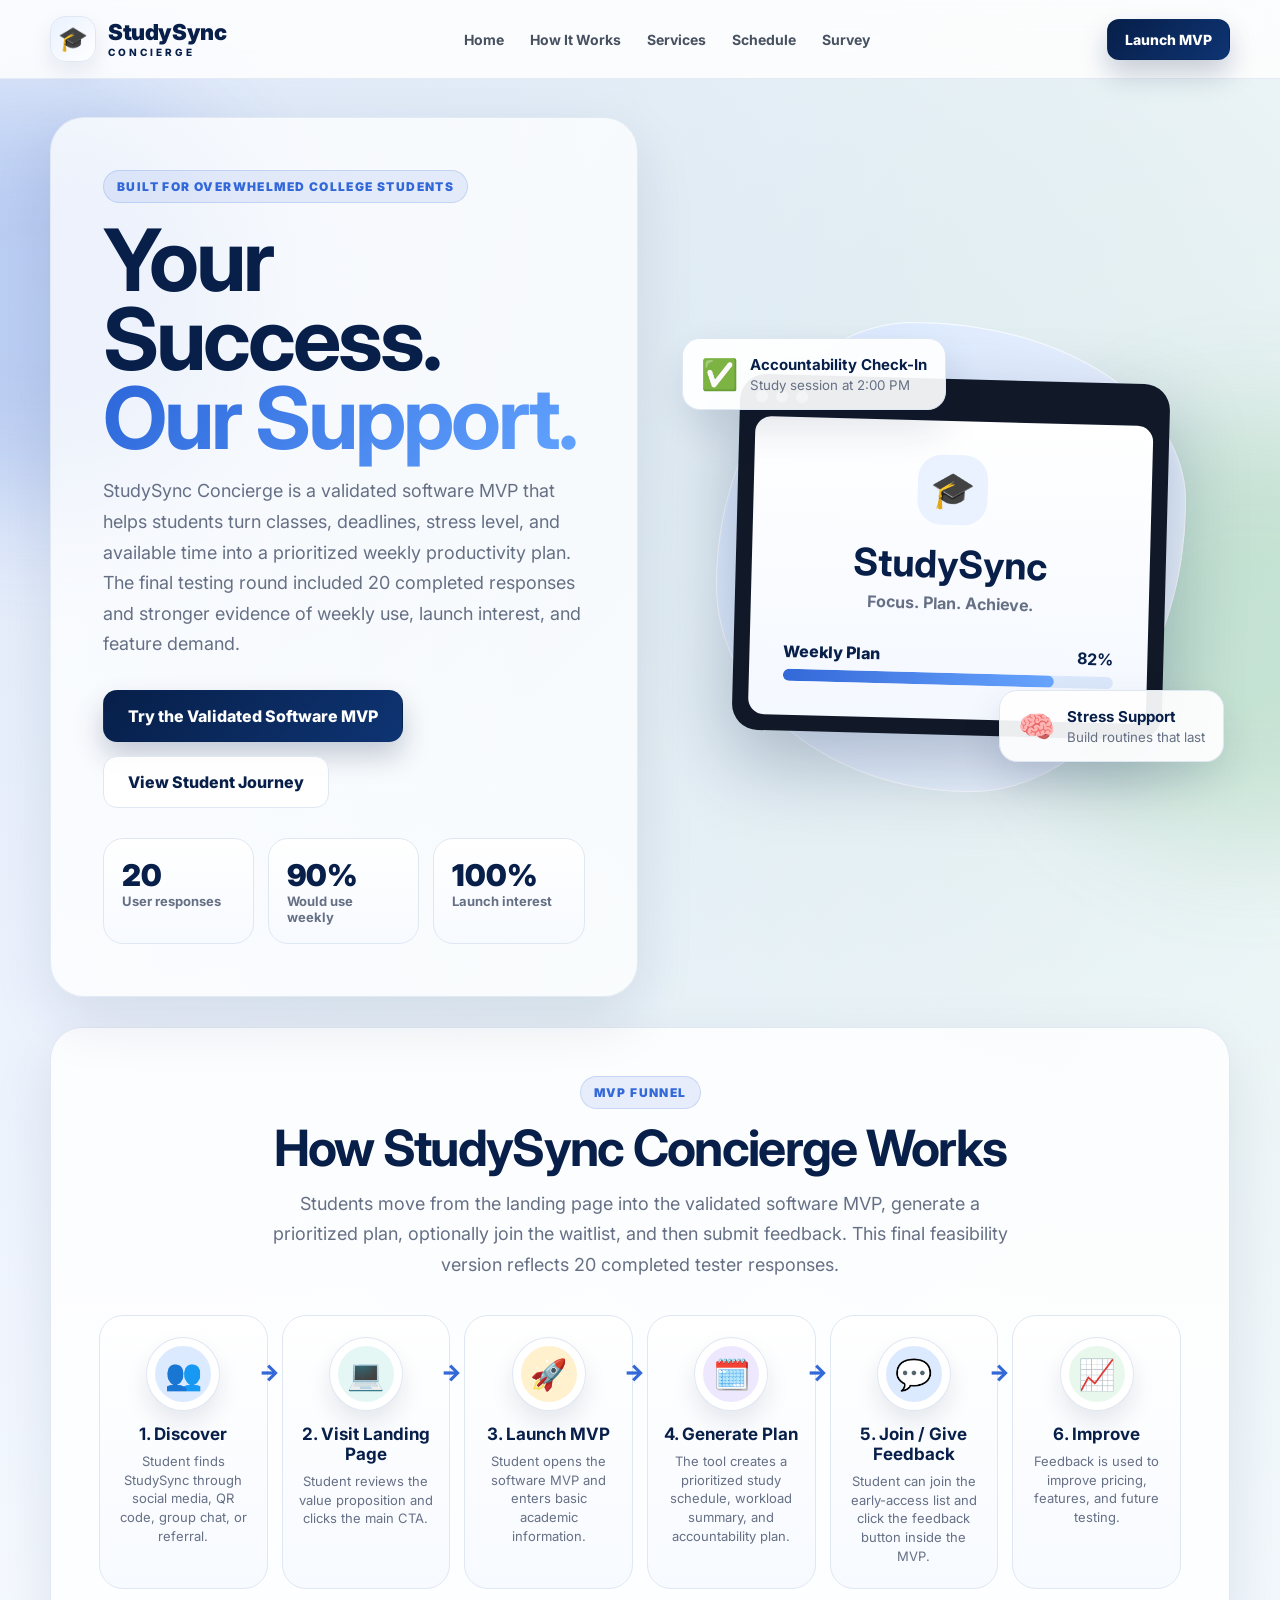
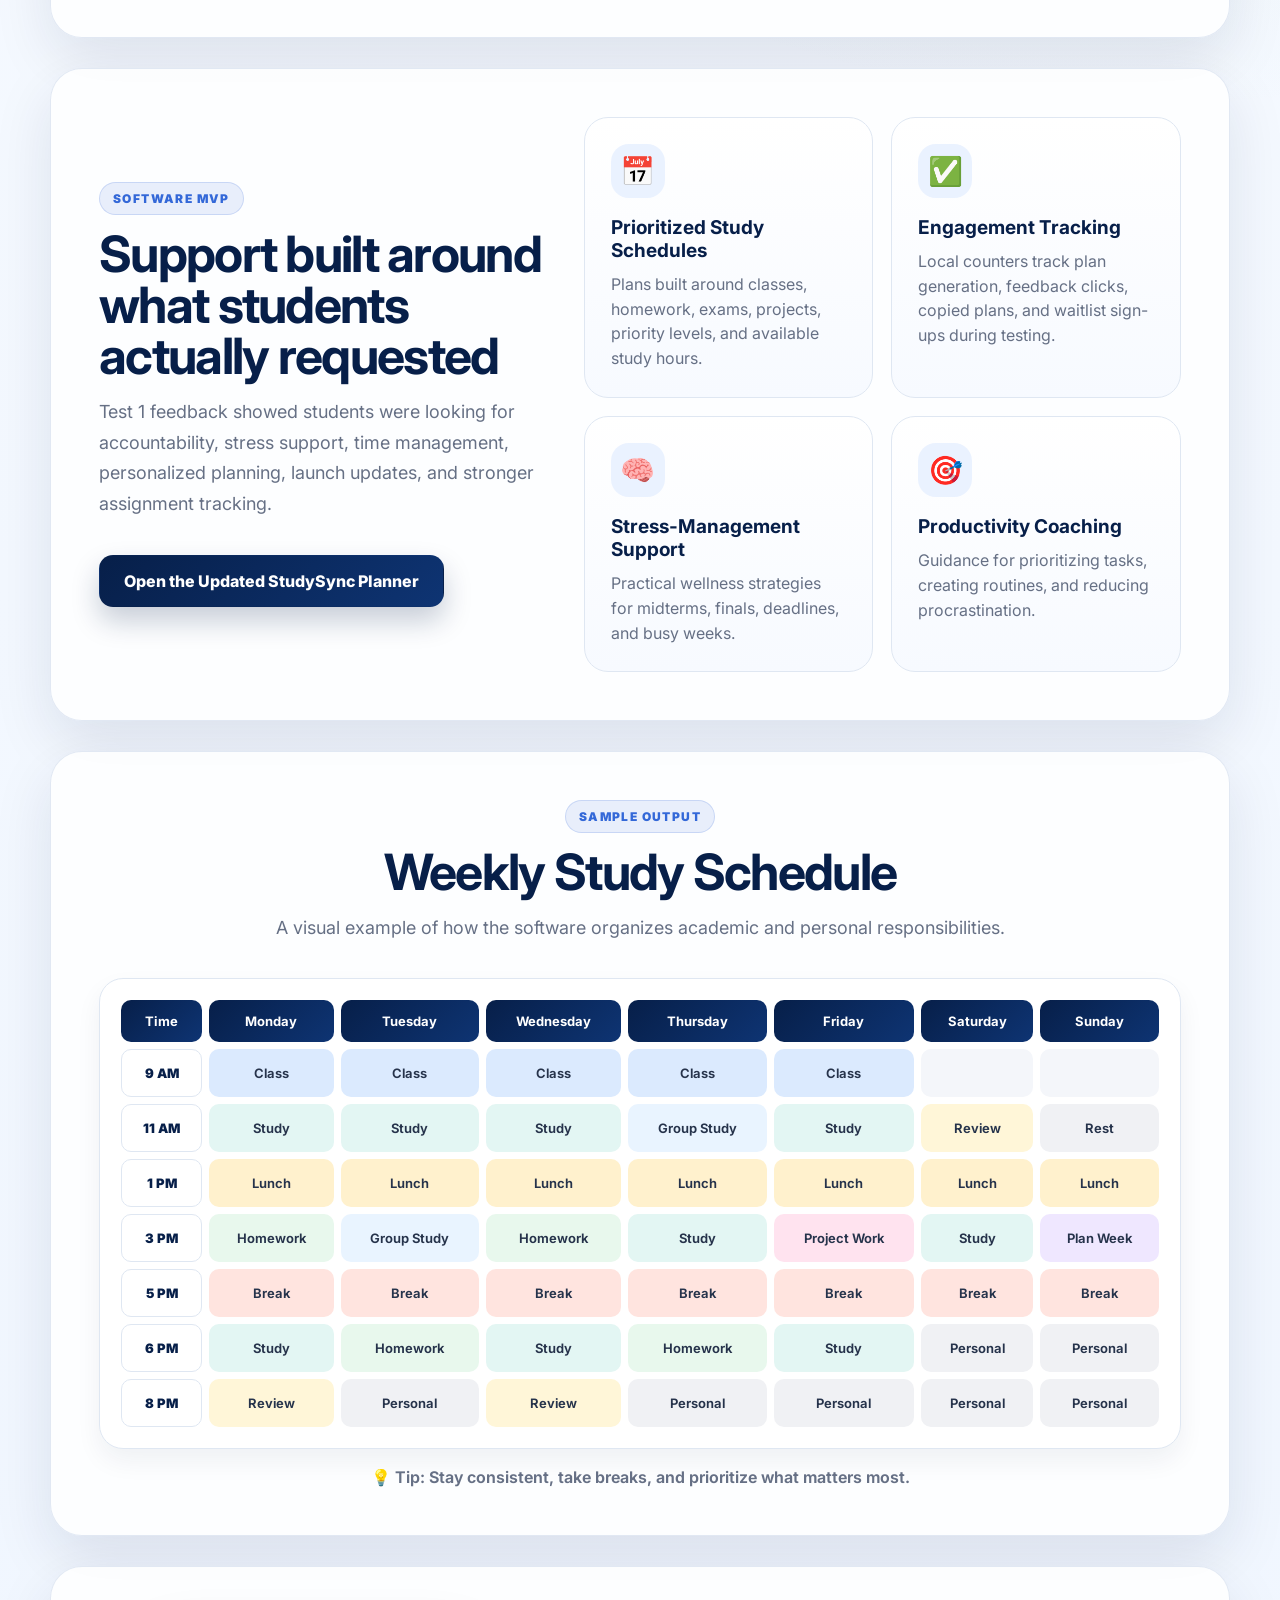
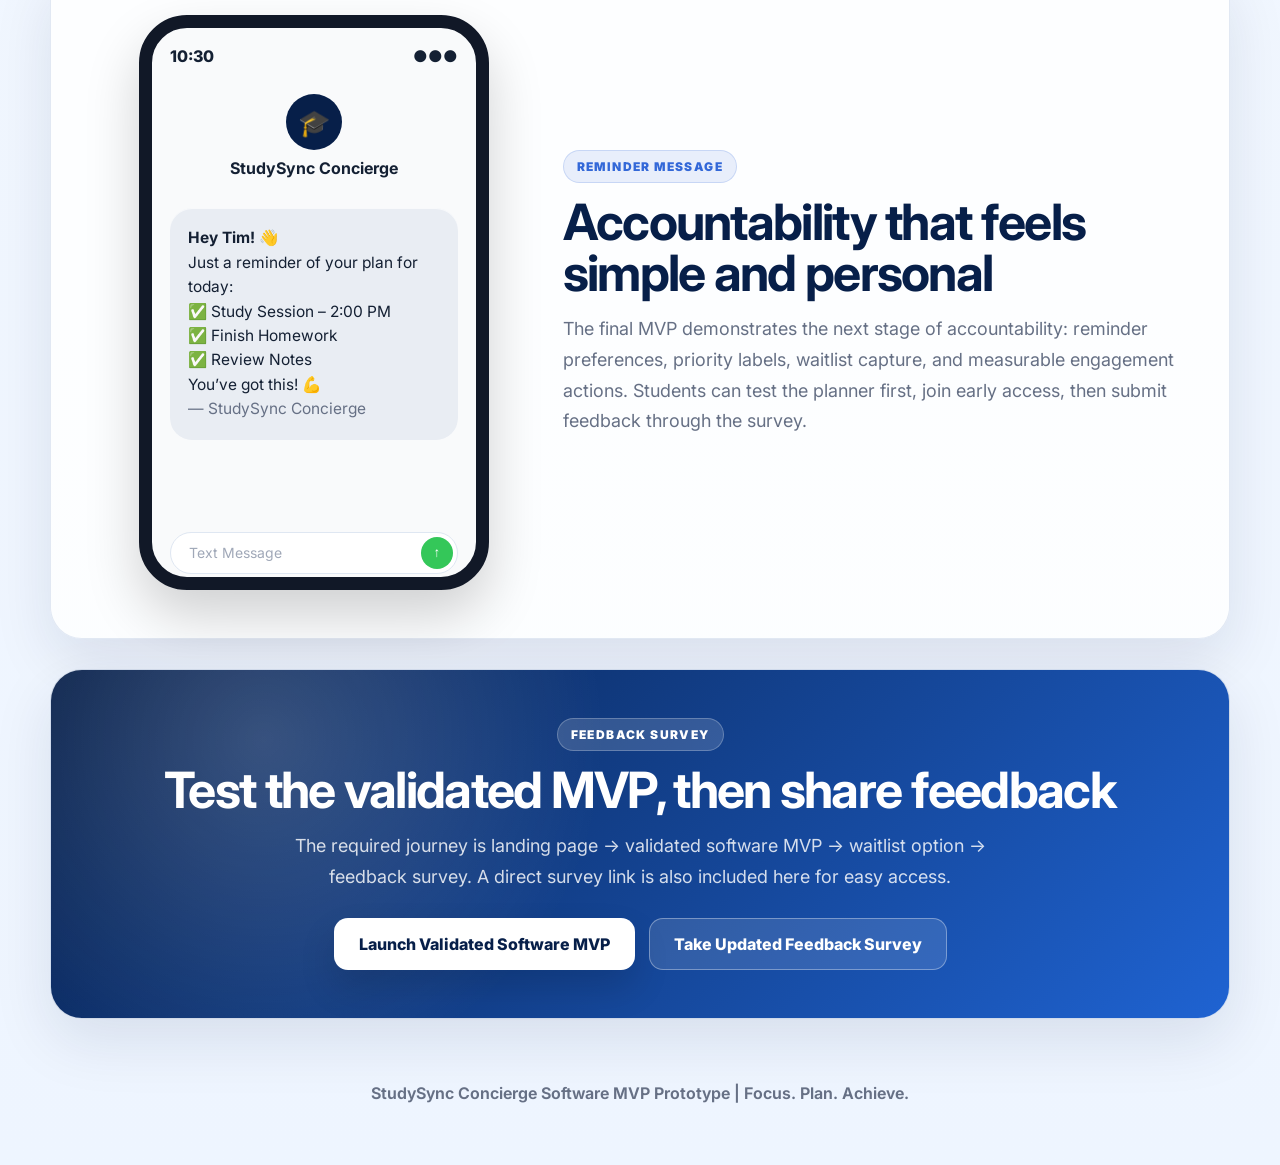
<file: index.html>
<!DOCTYPE html>
<html lang="en">
<head>
  <meta charset="UTF-8" />
  <meta name="viewport" content="width=device-width, initial-scale=1.0" />
  <title>StudySync Concierge</title>
  <link rel="preconnect" href="https://fonts.googleapis.com">
  <link rel="preconnect" href="https://fonts.gstatic.com" crossorigin>
  <link href="https://fonts.googleapis.com/css2?family=Inter:wght@400;500;600;700;800;900&display=swap" rel="stylesheet">
  <link rel="stylesheet" href="styles.css" />
</head>
<body>
  <div class="background-glow glow-one"></div>
  <div class="background-glow glow-two"></div>

  <header class="site-header">
    <nav class="nav">
      <a class="brand" href="#home">
        <span class="logo-mark">🎓</span>
        <span>
          <strong>StudySync</strong>
          <small>Concierge</small>
        </span>
      </a>

      <div class="nav-links">
        <a href="#home">Home</a>
        <a href="#how">How It Works</a>
        <a href="#services">Services</a>
        <a href="#schedule">Schedule</a>
        <a href="#survey">Survey</a>
      </div>

      <a class="btn primary small" href="app.html">Launch MVP</a>
    </nav>
  </header>

  <main>
    <section id="home" class="hero">
      <div class="hero-content">
        <div class="pill">Built for overwhelmed college students</div>
        <h1>Your Success.<br><span>Our Support.</span></h1>
        <p class="lead">
          StudySync Concierge is a validated software MVP that helps students turn classes, deadlines,
          stress level, and available time into a prioritized weekly productivity plan. The final testing round included 20 completed responses and stronger evidence of weekly use, launch interest, and feature demand.
        </p>

        <div class="hero-actions">
          <a class="btn primary" href="app.html">Try the Validated Software MVP</a>
          <a class="btn secondary" href="#how">View Student Journey</a>
        </div>

        <div class="metrics">
          <div>
            <strong>20</strong>
            <span>User responses</span>
          </div>
          <div>
            <strong>90%</strong>
            <span>Would use weekly</span>
          </div>
          <div>
            <strong>100%</strong>
            <span>Launch interest</span>
          </div>
        </div>
      </div>

      <div class="hero-visual">
        <div class="blob"></div>
        <div class="floating-card card-top">
          <span>✅</span>
          <div>
            <strong>Accountability Check-In</strong>
            <small>Study session at 2:00 PM</small>
          </div>
        </div>
        <div class="laptop-card">
          <div class="laptop-top">
            <span></span><span></span><span></span>
          </div>
          <div class="laptop-content">
            <div class="mini-logo">🎓</div>
            <h3>StudySync</h3>
            <p>Focus. Plan. Achieve.</p>
            <div class="progress-row"><span>Weekly Plan</span><strong>82%</strong></div>
            <div class="progress"><i></i></div>
          </div>
        </div>
        <div class="floating-card card-bottom">
          <span>🧠</span>
          <div>
            <strong>Stress Support</strong>
            <small>Build routines that last</small>
          </div>
        </div>
      </div>
    </section>

    <section id="how" class="section">
      <div class="section-heading">
        <span class="label">MVP Funnel</span>
        <h2>How StudySync Concierge Works</h2>
        <p>Students move from the landing page into the validated software MVP, generate a prioritized plan, optionally join the waitlist, and then submit feedback. This final feasibility version reflects 20 completed tester responses.</p>
      </div>

      <div class="workflow">
        <div class="step">
          <div class="icon blue">👥</div>
          <h3>1. Discover</h3>
          <p>Student finds StudySync through social media, QR code, group chat, or referral.</p>
        </div>
        <div class="step">
          <div class="icon teal">💻</div>
          <h3>2. Visit Landing Page</h3>
          <p>Student reviews the value proposition and clicks the main CTA.</p>
        </div>
        <div class="step">
          <div class="icon gold">🚀</div>
          <h3>3. Launch MVP</h3>
          <p>Student opens the software MVP and enters basic academic information.</p>
        </div>
        <div class="step">
          <div class="icon purple">🗓️</div>
          <h3>4. Generate Plan</h3>
          <p>The tool creates a prioritized study schedule, workload summary, and accountability plan.</p>
        </div>
        <div class="step">
          <div class="icon blue">💬</div>
          <h3>5. Join / Give Feedback</h3>
          <p>Student can join the early-access list and click the feedback button inside the MVP.</p>
        </div>
        <div class="step">
          <div class="icon green">📈</div>
          <h3>6. Improve</h3>
          <p>Feedback is used to improve pricing, features, and future testing.</p>
        </div>
      </div>
    </section>

    <section id="services" class="section split">
      <div class="copy-block">
        <span class="label">Software MVP</span>
        <h2>Support built around what students actually requested</h2>
        <p>
          Test 1 feedback showed students were looking for accountability, stress support,
          time management, personalized planning, launch updates, and stronger assignment tracking.
        </p>
        <a class="btn primary inline-cta" href="app.html">Open the Updated StudySync Planner</a>
      </div>

      <div class="service-grid">
        <article class="service-card">
          <div class="service-icon">📅</div>
          <h3>Prioritized Study Schedules</h3>
          <p>Plans built around classes, homework, exams, projects, priority levels, and available study hours.</p>
        </article>
        <article class="service-card">
          <div class="service-icon">✅</div>
          <h3>Engagement Tracking</h3>
          <p>Local counters track plan generation, feedback clicks, copied plans, and waitlist sign-ups during testing.</p>
        </article>
        <article class="service-card">
          <div class="service-icon">🧠</div>
          <h3>Stress-Management Support</h3>
          <p>Practical wellness strategies for midterms, finals, deadlines, and busy weeks.</p>
        </article>
        <article class="service-card">
          <div class="service-icon">🎯</div>
          <h3>Productivity Coaching</h3>
          <p>Guidance for prioritizing tasks, creating routines, and reducing procrastination.</p>
        </article>
      </div>
    </section>

    <section id="schedule" class="section">
      <div class="section-heading">
        <span class="label">Sample Output</span>
        <h2>Weekly Study Schedule</h2>
        <p>A visual example of how the software organizes academic and personal responsibilities.</p>
      </div>

      <div class="schedule-card">
        <table class="schedule">
          <thead>
            <tr>
              <th>Time</th><th>Monday</th><th>Tuesday</th><th>Wednesday</th><th>Thursday</th><th>Friday</th><th>Saturday</th><th>Sunday</th>
            </tr>
          </thead>
          <tbody>
            <tr><td>9 AM</td><td class="class">Class</td><td class="class">Class</td><td class="class">Class</td><td class="class">Class</td><td class="class">Class</td><td></td><td></td></tr>
            <tr><td>11 AM</td><td class="study">Study</td><td class="study">Study</td><td class="study">Study</td><td class="group">Group Study</td><td class="study">Study</td><td class="review">Review</td><td class="rest">Rest</td></tr>
            <tr><td>1 PM</td><td class="lunch">Lunch</td><td class="lunch">Lunch</td><td class="lunch">Lunch</td><td class="lunch">Lunch</td><td class="lunch">Lunch</td><td class="lunch">Lunch</td><td class="lunch">Lunch</td></tr>
            <tr><td>3 PM</td><td class="homework">Homework</td><td class="group">Group Study</td><td class="homework">Homework</td><td class="study">Study</td><td class="project">Project Work</td><td class="study">Study</td><td class="plan">Plan Week</td></tr>
            <tr><td>5 PM</td><td class="break">Break</td><td class="break">Break</td><td class="break">Break</td><td class="break">Break</td><td class="break">Break</td><td class="break">Break</td><td class="break">Break</td></tr>
            <tr><td>6 PM</td><td class="study">Study</td><td class="homework">Homework</td><td class="study">Study</td><td class="homework">Homework</td><td class="study">Study</td><td class="personal">Personal</td><td class="personal">Personal</td></tr>
            <tr><td>8 PM</td><td class="review">Review</td><td class="personal">Personal</td><td class="review">Review</td><td class="personal">Personal</td><td class="personal">Personal</td><td class="personal">Personal</td><td class="personal">Personal</td></tr>
          </tbody>
        </table>
      </div>
      <p class="tip">💡 Tip: Stay consistent, take breaks, and prioritize what matters most.</p>
    </section>

    <section class="section split reminder-section">
      <div class="phone">
        <div class="phone-bar">
          <span>10:30</span>
          <span>●●●</span>
        </div>
        <div class="phone-header">
          <div class="avatar">🎓</div>
          <strong>StudySync Concierge</strong>
        </div>
        <div class="message">
          <strong>Hey Tim! 👋</strong><br>
          Just a reminder of your plan for today:<br>
          ✅ Study Session – 2:00 PM<br>
          ✅ Finish Homework<br>
          ✅ Review Notes<br>
          You’ve got this! 💪<br>
          <span>— StudySync Concierge</span>
        </div>
        <div class="input-row">Text Message <button type="button" aria-label="Send sample message">↑</button></div>
      </div>

      <div class="copy-block">
        <span class="label">Reminder Message</span>
        <h2>Accountability that feels simple and personal</h2>
        <p>
          The final MVP demonstrates the next stage of accountability: reminder preferences, priority labels, waitlist capture, and measurable engagement actions. Students can test the planner first, join early access, then submit feedback through the survey.
        </p>
      </div>
    </section>

    <section id="survey" class="section cta-section">
      <span class="label light">Feedback Survey</span>
      <h2>Test the validated MVP, then share feedback</h2>
      <p>
        The required journey is landing page → validated software MVP → waitlist option → feedback survey. A direct survey link is also included here for easy access.
      </p>
      <div class="cta-actions">
        <a class="btn white" href="app.html">Launch Validated Software MVP</a>
        <a class="btn ghost-white" target="_blank" rel="noopener" href="https://docs.google.com/forms/d/e/1FAIpQLSdJgZQR3I02ws2I6Ml8LDnDIbY3cP5XOLioHoiaAB8LuWXSCg/viewform?usp=header">
          Take Updated Feedback Survey
        </a>
      </div>
    </section>
  </main>

  <footer id="contact" class="footer">
    <p>StudySync Concierge Software MVP Prototype | Focus. Plan. Achieve.</p>
  </footer>

  <script src="script.js"></script>
</body>
</html>
</file>
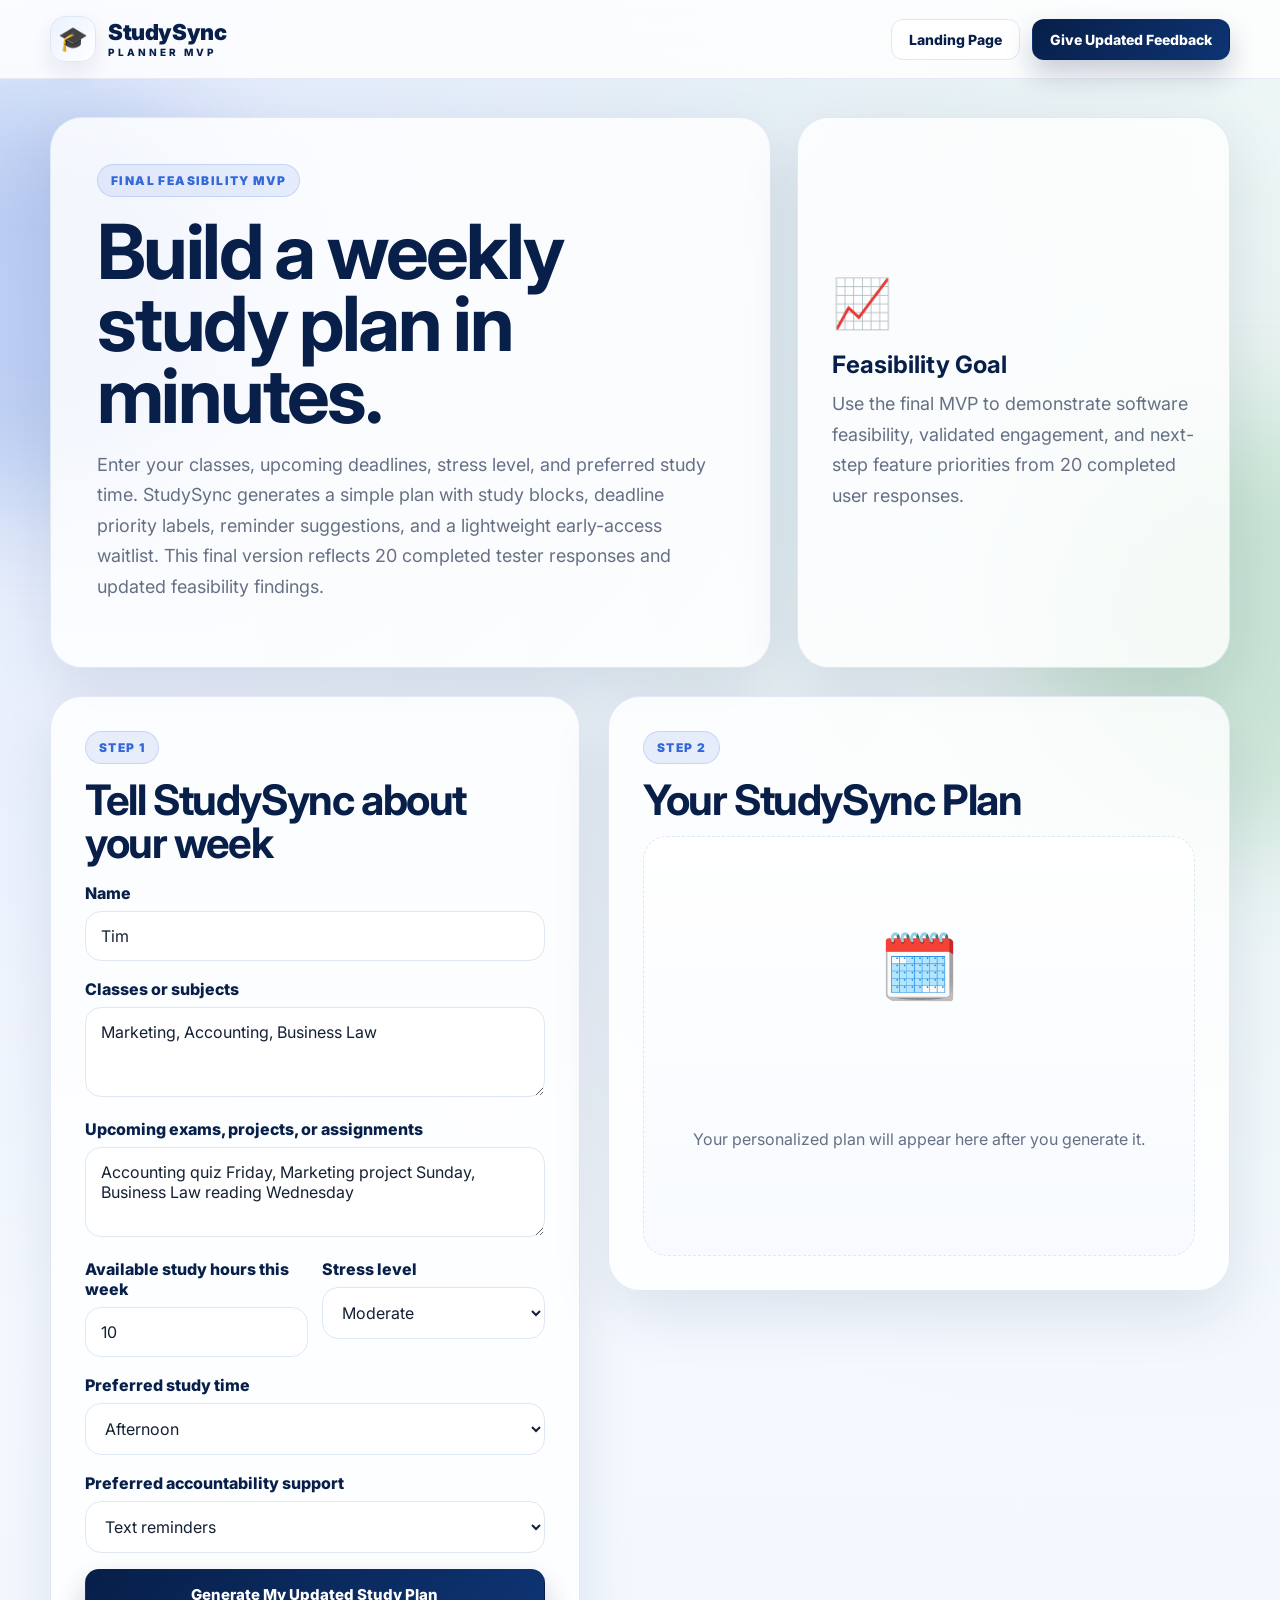
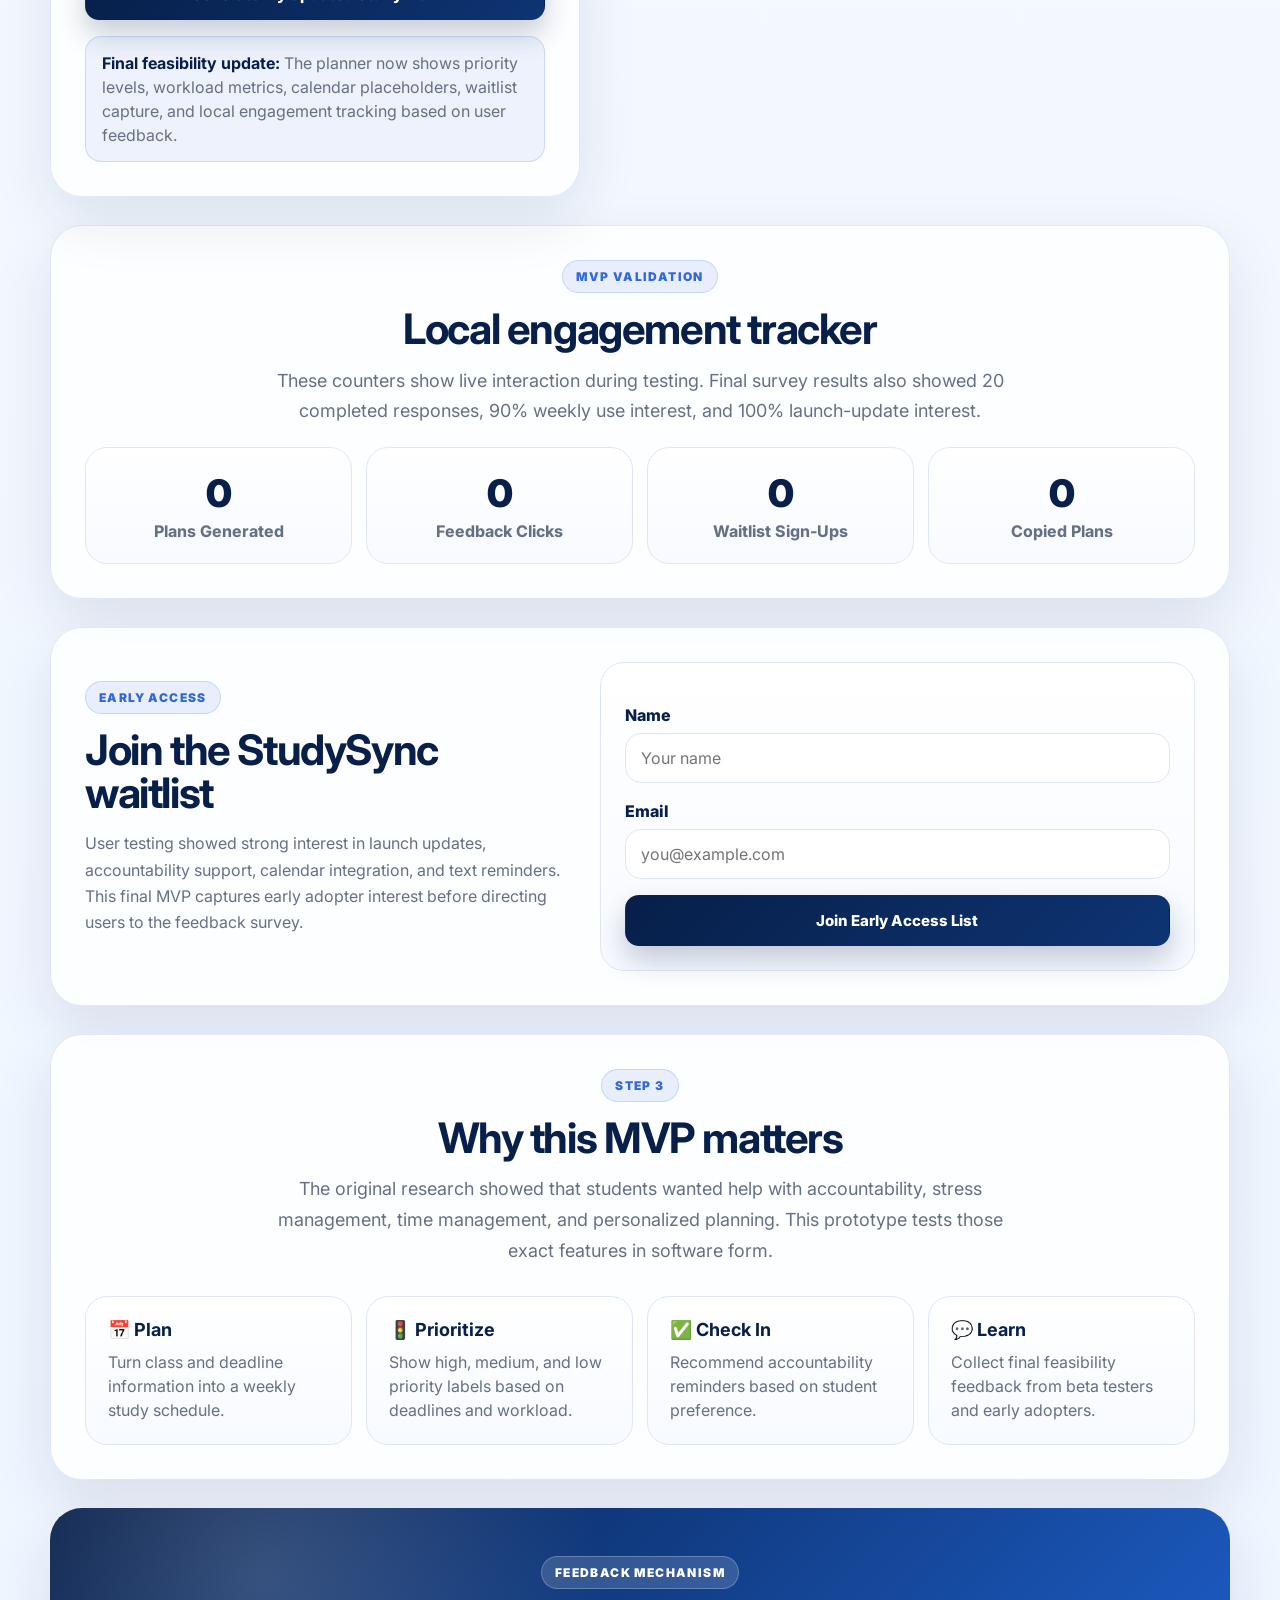
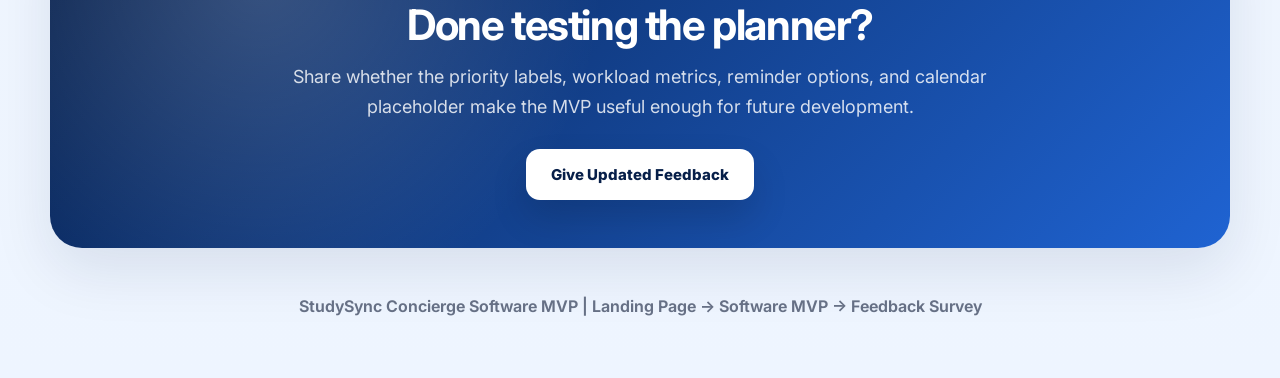
<file: app.html>
<!DOCTYPE html>
<html lang="en">
<head>
  <meta charset="UTF-8" />
  <meta name="viewport" content="width=device-width, initial-scale=1.0" />
  <title>StudySync Planner MVP</title>
  <link rel="preconnect" href="https://fonts.googleapis.com">
  <link rel="preconnect" href="https://fonts.gstatic.com" crossorigin>
  <link href="https://fonts.googleapis.com/css2?family=Inter:wght@400;500;600;700;800;900&display=swap" rel="stylesheet">
  <link rel="stylesheet" href="app.css" />
</head>
<body>
  <div class="background-glow glow-one"></div>
  <div class="background-glow glow-two"></div>

  <header class="app-header">
    <nav class="app-nav">
      <a class="brand" href="index.html">
        <span class="logo-mark">🎓</span>
        <span>
          <strong>StudySync</strong>
          <small>Planner MVP</small>
        </span>
      </a>
      <div class="nav-actions">
        <a class="btn secondary small" href="index.html">Landing Page</a>
        <a class="btn primary small" target="_blank" rel="noopener" href="https://docs.google.com/forms/d/e/1FAIpQLSdJgZQR3I02ws2I6Ml8LDnDIbY3cP5XOLioHoiaAB8LuWXSCg/viewform?usp=header">Give Updated Feedback</a>
      </div>
    </nav>
  </header>

  <main class="app-shell">
    <section class="app-hero">
      <div>
        <div class="pill">Final feasibility MVP</div>
        <h1>Build a weekly study plan in minutes.</h1>
        <p>
          Enter your classes, upcoming deadlines, stress level, and preferred study time.
          StudySync generates a simple plan with study blocks, deadline priority labels, reminder suggestions, and a lightweight early-access waitlist. This final version reflects 20 completed tester responses and updated feasibility findings.
        </p>
      </div>
      <div class="hero-card">
        <span>📈</span>
        <strong>Feasibility Goal</strong>
        <p>Use the final MVP to demonstrate software feasibility, validated engagement, and next-step feature priorities from 20 completed user responses.</p>
      </div>
    </section>

    <section class="mvp-grid">
      <form id="plannerForm" class="panel planner-form">
        <span class="label">Step 1</span>
        <h2>Tell StudySync about your week</h2>

        <label for="studentName">Name</label>
        <input id="studentName" name="studentName" type="text" placeholder="Tim" value="Tim" required>

        <label for="classes">Classes or subjects</label>
        <textarea id="classes" name="classes" rows="3" placeholder="Example: Marketing, Accounting, Business Law" required>Marketing, Accounting, Business Law</textarea>

        <label for="deadlines">Upcoming exams, projects, or assignments</label>
        <textarea id="deadlines" name="deadlines" rows="3" placeholder="Example: Accounting quiz Friday, Marketing project Sunday" required>Accounting quiz Friday, Marketing project Sunday, Business Law reading Wednesday</textarea>

        <div class="two-col">
          <div>
            <label for="hours">Available study hours this week</label>
            <input id="hours" name="hours" type="number" min="1" max="40" value="10" required>
          </div>
          <div>
            <label for="stress">Stress level</label>
            <select id="stress" name="stress" required>
              <option value="Low">Low</option>
              <option value="Moderate" selected>Moderate</option>
              <option value="High">High</option>
              <option value="Extreme">Extreme</option>
            </select>
          </div>
        </div>

        <label for="studyTime">Preferred study time</label>
        <select id="studyTime" name="studyTime" required>
          <option value="Morning">Morning</option>
          <option value="Afternoon" selected>Afternoon</option>
          <option value="Evening">Evening</option>
          <option value="Mixed">Mixed / flexible</option>
        </select>

        <label for="support">Preferred accountability support</label>
        <select id="support" name="support" required>
          <option value="Text reminders" selected>Text reminders</option>
          <option value="Email check-ins">Email check-ins</option>
          <option value="Weekly video call">Weekly video call</option>
          <option value="App notifications">App notifications</option>
          <option value="Group chat">Group chat</option>
        </select>

        <button class="btn primary full" type="submit">Generate My Updated Study Plan</button>

        <div class="iteration-note">
          <strong>Final feasibility update:</strong> The planner now shows priority levels, workload metrics, calendar placeholders, waitlist capture, and local engagement tracking based on user feedback.
        </div>
      </form>

      <section class="panel result-panel" aria-live="polite">
        <span class="label">Step 2</span>
        <h2>Your StudySync Plan</h2>
        <div id="emptyState" class="empty-state">
          <div>🗓️</div>
          <p>Your personalized plan will appear here after you generate it.</p>
        </div>
        <div id="planResult" class="plan-result hidden"></div>
        <div id="resultActions" class="result-actions hidden">
          <button id="copyPlan" class="btn secondary" type="button">Copy Plan</button>
          <a id="feedbackLink" class="btn primary" target="_blank" rel="noopener" href="https://docs.google.com/forms/d/e/1FAIpQLSdJgZQR3I02ws2I6Ml8LDnDIbY3cP5XOLioHoiaAB8LuWXSCg/viewform?usp=header">Take Updated Feedback Survey</a>
        </div>
      </section>
    </section>


    <section class="panel metrics-panel">
      <div class="section-heading compact-heading">
        <span class="label">MVP Validation</span>
        <h2>Local engagement tracker</h2>
        <p>These counters show live interaction during testing. Final survey results also showed 20 completed responses, 90% weekly use interest, and 100% launch-update interest.</p>
      </div>
      <div class="metrics-grid">
        <article><strong id="plansGenerated">0</strong><span>Plans Generated</span></article>
        <article><strong id="feedbackClicks">0</strong><span>Feedback Clicks</span></article>
        <article><strong id="waitlistCount">0</strong><span>Waitlist Sign-Ups</span></article>
        <article><strong id="copyCount">0</strong><span>Copied Plans</span></article>
      </div>
    </section>

    <section class="panel waitlist-panel">
      <div>
        <span class="label">Early Access</span>
        <h2>Join the StudySync waitlist</h2>
        <p>User testing showed strong interest in launch updates, accountability support, calendar integration, and text reminders. This final MVP captures early adopter interest before directing users to the feedback survey.</p>
      </div>
      <form id="waitlistForm" class="waitlist-form">
        <label for="waitlistName">Name</label>
        <input id="waitlistName" name="waitlistName" type="text" placeholder="Your name" required>
        <label for="waitlistEmail">Email</label>
        <input id="waitlistEmail" name="waitlistEmail" type="email" placeholder="you@example.com" required>
        <button class="btn primary full" type="submit">Join Early Access List</button>
        <p id="waitlistMessage" class="form-message hidden">Thanks — you have been added to the StudySync early access list for this test round.</p>
      </form>
    </section>

    <section class="panel insight-panel">
      <div class="section-heading">
        <span class="label">Step 3</span>
        <h2>Why this MVP matters</h2>
        <p>
          The original research showed that students wanted help with accountability, stress management,
          time management, and personalized planning. This prototype tests those exact features in software form.
        </p>
      </div>
      <div class="insight-grid">
        <article><strong>📅 Plan</strong><span>Turn class and deadline information into a weekly study schedule.</span></article>
        <article><strong>🚦 Prioritize</strong><span>Show high, medium, and low priority labels based on deadlines and workload.</span></article>
        <article><strong>✅ Check In</strong><span>Recommend accountability reminders based on student preference.</span></article>
        <article><strong>💬 Learn</strong><span>Collect final feasibility feedback from beta testers and early adopters.</span></article>
      </div>
    </section>

    <section class="final-cta">
      <span class="label light">Feedback Mechanism</span>
      <h2>Done testing the planner?</h2>
      <p>Share whether the priority labels, workload metrics, reminder options, and calendar placeholder make the MVP useful enough for future development.</p>
      <a class="btn white" target="_blank" rel="noopener" href="https://docs.google.com/forms/d/e/1FAIpQLSdJgZQR3I02ws2I6Ml8LDnDIbY3cP5XOLioHoiaAB8LuWXSCg/viewform?usp=header">Give Updated Feedback</a>
    </section>
  </main>

  <footer class="footer">
    <p>StudySync Concierge Software MVP | Landing Page → Software MVP → Feedback Survey</p>
  </footer>

  <script src="app.js"></script>
</body>
</html>
</file>
<file: styles.css>
:root {
  --navy: #071f49;
  --navy-2: #0e3473;
  --blue: #3368d8;
  --sky: #eaf2ff;
  --teal: #e8f8f5;
  --green: #55ad68;
  --gold: #f4bd45;
  --purple: #7b60d8;
  --pink: #f15c82;
  --red: #f56b5c;
  --text: #142033;
  --muted: #667085;
  --border: #dfe7f2;
  --bg: #f6f9fe;
  --white: #ffffff;
  --shadow: 0 22px 60px rgba(7, 31, 73, 0.10);
}

* { box-sizing: border-box; }

html { scroll-behavior: smooth; }

body {
  margin: 0;
  font-family: Inter, Arial, Helvetica, sans-serif;
  color: var(--text);
  background:
    radial-gradient(circle at 10% 5%, rgba(51,104,216,.12), transparent 32%),
    radial-gradient(circle at 90% 12%, rgba(85,173,104,.10), transparent 30%),
    linear-gradient(180deg, #f8fbff 0%, #eef5ff 100%);
  overflow-x: hidden;
}

.background-glow {
  position: fixed;
  width: 420px;
  height: 420px;
  border-radius: 999px;
  filter: blur(60px);
  opacity: .22;
  pointer-events: none;
  z-index: -1;
}

.glow-one { background: var(--blue); top: 90px; left: -180px; }
.glow-two { background: var(--green); top: 420px; right: -180px; }

.site-header {
  position: sticky;
  top: 0;
  z-index: 20;
  background: rgba(255,255,255,.82);
  backdrop-filter: blur(18px);
  border-bottom: 1px solid rgba(223,231,242,.8);
}

.nav {
  width: min(1180px, calc(100% - 36px));
  margin: 0 auto;
  min-height: 78px;
  display: flex;
  align-items: center;
  justify-content: space-between;
  gap: 24px;
}

.brand {
  display: flex;
  align-items: center;
  gap: 12px;
  color: var(--navy);
  text-decoration: none;
  line-height: 1;
}

.logo-mark {
  width: 46px;
  height: 46px;
  display: grid;
  place-items: center;
  border-radius: 15px;
  background: linear-gradient(135deg, var(--sky), white);
  border: 1px solid var(--border);
  box-shadow: 0 10px 22px rgba(7,31,73,.08);
  font-size: 24px;
}

.brand strong { display: block; font-size: 22px; font-weight: 900; letter-spacing: -.4px; }

.brand small {
  display: block;
  margin-top: 4px;
  font-size: 10px;
  text-transform: uppercase;
  letter-spacing: 3px;
  font-weight: 800;
}

.nav-links {
  display: flex;
  align-items: center;
  gap: 26px;
}

.nav-links a {
  color: var(--text);
  text-decoration: none;
  font-size: 14px;
  font-weight: 700;
  opacity: .78;
}

.nav-links a:hover { color: var(--blue); opacity: 1; }

.btn {
  display: inline-flex;
  align-items: center;
  justify-content: center;
  border-radius: 14px;
  padding: 15px 24px;
  border: 1px solid transparent;
  text-decoration: none;
  font-weight: 800;
  cursor: pointer;
  transition: transform .2s ease, box-shadow .2s ease, background .2s ease;
}

.btn:hover { transform: translateY(-2px); }

.btn.small { padding: 11px 17px; font-size: 14px; border-radius: 12px; }

.btn.primary {
  background: linear-gradient(135deg, var(--navy), var(--navy-2));
  color: white;
  box-shadow: 0 14px 28px rgba(7,31,73,.22);
}

.btn.secondary {
  background: rgba(255,255,255,.9);
  color: var(--navy);
  border-color: var(--border);
}

.btn.white {
  background: white;
  color: var(--navy);
  box-shadow: 0 18px 36px rgba(0,0,0,.14);
}

.hero {
  width: min(1180px, calc(100% - 36px));
  margin: 38px auto 30px;
  display: grid;
  grid-template-columns: 1fr .95fr;
  gap: 34px;
  align-items: center;
  min-height: 640px;
}

.hero-content {
  background: rgba(255,255,255,.74);
  border: 1px solid rgba(223,231,242,.88);
  border-radius: 34px;
  padding: 52px;
  box-shadow: var(--shadow);
}

.pill,
.label {
  display: inline-flex;
  width: fit-content;
  align-items: center;
  gap: 8px;
  background: rgba(51,104,216,.10);
  color: var(--blue);
  border: 1px solid rgba(51,104,216,.18);
  border-radius: 999px;
  padding: 8px 13px;
  text-transform: uppercase;
  font-size: 12px;
  font-weight: 900;
  letter-spacing: 1.4px;
}

.label.light {
  background: rgba(255,255,255,.15);
  color: white;
  border-color: rgba(255,255,255,.24);
}

h1, h2, h3, p { margin-top: 0; }

h1 {
  margin: 18px 0;
  font-size: clamp(54px, 7vw, 86px);
  line-height: .92;
  color: var(--navy);
  letter-spacing: -3px;
}

h1 span {
  color: transparent;
  background: linear-gradient(135deg, #2b65d9, #63a4ff);
  background-clip: text;
  -webkit-background-clip: text;
}

h2 {
  color: var(--navy);
  font-size: clamp(32px, 4vw, 50px);
  line-height: 1.02;
  letter-spacing: -1.7px;
  margin: 14px 0 15px;
}

h3 { color: var(--navy); }

.lead, .copy-block p, .section-heading p {
  color: var(--muted);
  font-size: 18px;
  line-height: 1.7;
}

.hero-actions {
  display: flex;
  flex-wrap: wrap;
  gap: 14px;
  margin: 30px 0;
}

.metrics {
  display: grid;
  grid-template-columns: repeat(3, 1fr);
  gap: 14px;
  margin-top: 26px;
}

.metrics div {
  padding: 18px;
  border-radius: 20px;
  background: linear-gradient(180deg, white, #f7faff);
  border: 1px solid var(--border);
}

.metrics strong {
  display: block;
  color: var(--navy);
  font-size: 30px;
  font-weight: 900;
}

.metrics span {
  display: block;
  color: var(--muted);
  font-size: 13px;
  font-weight: 700;
}

.hero-visual {
  position: relative;
  min-height: 590px;
  display: grid;
  place-items: center;
}

.blob {
  position: absolute;
  width: 470px;
  height: 470px;
  background: linear-gradient(135deg, #dbe9ff, #f0f7ff);
  border-radius: 42% 58% 46% 54% / 56% 38% 62% 44%;
  box-shadow: inset 0 0 0 1px rgba(255,255,255,.8);
}

.laptop-card {
  width: min(430px, 88vw);
  background: #111827;
  border-radius: 26px;
  padding: 16px;
  box-shadow: 0 30px 80px rgba(7,31,73,.28);
  position: relative;
  z-index: 2;
  transform: rotate(1.5deg);
}

.laptop-top {
  display: flex;
  gap: 8px;
  margin-bottom: 14px;
}

.laptop-top span {
  width: 12px;
  height: 12px;
  background: #6b7280;
  border-radius: 50%;
}

.laptop-content {
  background: linear-gradient(180deg, white, #f4f8ff);
  min-height: 295px;
  border-radius: 16px;
  padding: 34px;
  text-align: center;
}

.mini-logo {
  width: 70px;
  height: 70px;
  margin: 0 auto 16px;
  border-radius: 24px;
  display: grid;
  place-items: center;
  background: var(--sky);
  font-size: 36px;
}

.laptop-content h3 {
  font-size: 38px;
  margin-bottom: 6px;
}

.laptop-content p {
  color: var(--muted);
  font-weight: 700;
  margin-bottom: 32px;
}

.progress-row {
  display: flex;
  justify-content: space-between;
  color: var(--navy);
  font-weight: 800;
  margin-bottom: 8px;
}

.progress {
  height: 12px;
  background: #dbe7fa;
  border-radius: 999px;
  overflow: hidden;
}

.progress i {
  display: block;
  width: 82%;
  height: 100%;
  background: linear-gradient(90deg, var(--blue), #69a6ff);
  border-radius: 999px;
}

.floating-card {
  position: absolute;
  z-index: 3;
  display: flex;
  gap: 12px;
  align-items: center;
  padding: 16px 18px;
  background: rgba(255,255,255,.92);
  border: 1px solid var(--border);
  border-radius: 18px;
  box-shadow: 0 18px 40px rgba(7,31,73,.12);
}

.floating-card span { font-size: 30px; }

.floating-card strong {
  display: block;
  color: var(--navy);
  font-size: 15px;
}

.floating-card small {
  display: block;
  color: var(--muted);
  margin-top: 3px;
}

.card-top { top: 76px; left: 10px; }
.card-bottom { bottom: 90px; right: 6px; }

.section {
  width: min(1180px, calc(100% - 36px));
  margin: 30px auto;
  padding: 48px;
  background: rgba(255,255,255,.82);
  border: 1px solid rgba(223,231,242,.92);
  border-radius: 32px;
  box-shadow: var(--shadow);
}

.section-heading {
  text-align: center;
  max-width: 760px;
  margin: 0 auto 34px;
}

.workflow {
  display: grid;
  grid-template-columns: repeat(6, 1fr);
  gap: 14px;
}

.step {
  position: relative;
  background: linear-gradient(180deg, white, #f7faff);
  border: 1px solid var(--border);
  border-radius: 24px;
  padding: 22px 16px;
  text-align: center;
}

.step:not(:last-child)::after {
  content: "→";
  position: absolute;
  right: -13px;
  top: 43px;
  color: var(--blue);
  font-weight: 900;
  font-size: 22px;
  z-index: 3;
}

.icon {
  width: 72px;
  height: 72px;
  display: grid;
  place-items: center;
  margin: 0 auto 14px;
  border-radius: 50%;
  border: 8px solid white;
  box-shadow: 0 0 0 1px var(--border), 0 12px 24px rgba(7,31,73,.10);
  font-size: 30px;
}

.icon.blue { background: #dceaff; }
.icon.teal { background: #e4f7f5; }
.icon.gold { background: #fff1cd; }
.icon.purple { background: #eee8ff; }
.icon.green { background: #e8f8ed; }

.step h3 {
  font-size: 17px;
  margin-bottom: 8px;
}

.step p {
  font-size: 13px;
  color: var(--muted);
  line-height: 1.45;
  margin-bottom: 0;
}

.split {
  display: grid;
  grid-template-columns: .86fr 1.14fr;
  gap: 34px;
  align-items: center;
}

.service-grid {
  display: grid;
  grid-template-columns: repeat(2, 1fr);
  gap: 18px;
}

.service-card {
  background: linear-gradient(180deg, white, #f7faff);
  border: 1px solid var(--border);
  border-radius: 24px;
  padding: 26px;
  transition: transform .2s ease, box-shadow .2s ease;
}

.service-card:hover {
  transform: translateY(-4px);
  box-shadow: 0 18px 34px rgba(7,31,73,.10);
}

.service-icon {
  width: 54px;
  height: 54px;
  display: grid;
  place-items: center;
  background: var(--sky);
  border-radius: 18px;
  font-size: 28px;
  margin-bottom: 18px;
}

.service-card h3 { font-size: 19px; margin-bottom: 10px; }
.service-card p { color: var(--muted); line-height: 1.55; margin-bottom: 0; }

.schedule-card {
  overflow-x: auto;
  border-radius: 24px;
  border: 1px solid var(--border);
  background: white;
  padding: 14px;
  box-shadow: 0 12px 26px rgba(7,31,73,.06);
}

.schedule {
  width: 100%;
  min-width: 950px;
  border-collapse: separate;
  border-spacing: 7px;
}

.schedule th {
  background: linear-gradient(135deg, var(--navy), var(--navy-2));
  color: white;
  border-radius: 10px;
  padding: 13px 10px;
  font-size: 13px;
}

.schedule td {
  text-align: center;
  padding: 15px 9px;
  border-radius: 10px;
  font-size: 13px;
  font-weight: 650;
  color: #26334b;
  background: #f4f6fa;
}

.schedule td:first-child {
  background: white;
  border: 1px solid var(--border);
  color: var(--navy);
  font-weight: 900;
}

.class { background: #dbeafe !important; }
.study { background: #e3f6f3 !important; }
.group { background: #e9f4ff !important; }
.lunch { background: #fff1cd !important; }
.homework { background: #e8f8ed !important; }
.project { background: #ffe3ef !important; }
.break { background: #ffe4df !important; }
.review { background: #fff6d8 !important; }
.rest, .personal { background: #f0f1f4 !important; }
.plan { background: #efe7ff !important; }

.tip {
  margin: 18px 0 0;
  text-align: center;
  color: var(--muted);
  font-weight: 650;
}

.reminder-section {
  grid-template-columns: .82fr 1.18fr;
}

.phone {
  width: min(350px, 100%);
  height: 575px;
  margin: 0 auto;
  background: #f9fafb;
  border: 13px solid #111827;
  border-radius: 48px;
  padding: 18px;
  box-shadow: 0 26px 54px rgba(0,0,0,.18);
}

.phone-bar {
  display: flex;
  justify-content: space-between;
  font-weight: 800;
  margin-bottom: 28px;
}

.phone-header {
  display: grid;
  place-items: center;
  gap: 8px;
  margin-bottom: 30px;
}

.avatar {
  width: 56px;
  height: 56px;
  display: grid;
  place-items: center;
  background: var(--navy);
  color: white;
  border-radius: 50%;
  font-size: 26px;
}

.message {
  background: #e9edf3;
  border-radius: 22px;
  padding: 18px;
  font-size: 15.5px;
  line-height: 1.58;
  box-shadow: inset 0 1px 0 rgba(255,255,255,.7);
}

.message span { color: var(--muted); }

.input-row {
  margin-top: 92px;
  height: 42px;
  background: white;
  border: 1px solid var(--border);
  border-radius: 999px;
  color: #a0a8b8;
  display: flex;
  align-items: center;
  justify-content: space-between;
  padding-left: 18px;
  font-size: 14px;
}

.input-row button {
  width: 32px;
  height: 32px;
  border: 0;
  border-radius: 50%;
  color: white;
  background: #34c759;
  font-weight: 900;
  margin-right: 4px;
}

.cta-section {
  text-align: center;
  background:
    radial-gradient(circle at 18% 20%, rgba(255,255,255,.18), transparent 34%),
    linear-gradient(135deg, var(--navy), #1f63d2);
  color: white;
}

.cta-section h2 { color: white; }

.cta-section p {
  max-width: 760px;
  margin: 0 auto 26px;
  color: rgba(255,255,255,.82);
  font-size: 18px;
  line-height: 1.7;
}

.footer {
  text-align: center;
  padding: 34px 18px 46px;
  color: var(--muted);
  font-weight: 650;
}

@media (max-width: 1020px) {
  .nav-links { display: none; }
  .hero, .split { grid-template-columns: 1fr; }
  .hero { min-height: auto; }
  .workflow { grid-template-columns: repeat(2, 1fr); }
  .step:not(:last-child)::after { display: none; }
  .hero-visual { min-height: 500px; }
}

@media (max-width: 680px) {
  .hero-content, .section { padding: 28px; }
  .metrics, .workflow, .service-grid { grid-template-columns: 1fr; }
  .hero-visual { min-height: 440px; }
  .blob { width: 330px; height: 330px; }
  .floating-card { position: relative; inset: auto; margin: 10px auto; }
  .card-top, .card-bottom { top: auto; left: auto; right: auto; bottom: auto; }
  .laptop-card { transform: none; }
  h1 { letter-spacing: -2px; }
}

.inline-cta { margin-top: 18px; }

.cta-actions {
  display: flex;
  flex-wrap: wrap;
  justify-content: center;
  gap: 14px;
}

.btn.ghost-white {
  background: rgba(255,255,255,.12);
  color: white;
  border-color: rgba(255,255,255,.35);
}

.btn.ghost-white:hover { background: rgba(255,255,255,.2); }
</file>
<file: app.css>
:root {
  --navy: #071f49;
  --navy-2: #0e3473;
  --blue: #3368d8;
  --sky: #eaf2ff;
  --green: #55ad68;
  --gold: #f4bd45;
  --purple: #7b60d8;
  --text: #142033;
  --muted: #667085;
  --border: #dfe7f2;
  --white: #ffffff;
  --shadow: 0 22px 60px rgba(7, 31, 73, 0.10);
}

* { box-sizing: border-box; }
html { scroll-behavior: smooth; }
body {
  margin: 0;
  font-family: Inter, Arial, Helvetica, sans-serif;
  color: var(--text);
  background:
    radial-gradient(circle at 10% 5%, rgba(51,104,216,.12), transparent 32%),
    radial-gradient(circle at 90% 12%, rgba(85,173,104,.10), transparent 30%),
    linear-gradient(180deg, #f8fbff 0%, #eef5ff 100%);
  overflow-x: hidden;
}

.background-glow {
  position: fixed;
  width: 420px;
  height: 420px;
  border-radius: 999px;
  filter: blur(60px);
  opacity: .22;
  pointer-events: none;
  z-index: -1;
}
.glow-one { background: var(--blue); top: 90px; left: -180px; }
.glow-two { background: var(--green); top: 420px; right: -180px; }

.app-header {
  position: sticky;
  top: 0;
  z-index: 20;
  background: rgba(255,255,255,.82);
  backdrop-filter: blur(18px);
  border-bottom: 1px solid rgba(223,231,242,.8);
}
.app-nav {
  width: min(1180px, calc(100% - 36px));
  margin: 0 auto;
  min-height: 78px;
  display: flex;
  align-items: center;
  justify-content: space-between;
  gap: 22px;
}
.brand {
  display: flex;
  align-items: center;
  gap: 12px;
  color: var(--navy);
  text-decoration: none;
  line-height: 1;
}
.logo-mark {
  width: 46px;
  height: 46px;
  display: grid;
  place-items: center;
  border-radius: 15px;
  background: linear-gradient(135deg, var(--sky), white);
  border: 1px solid var(--border);
  box-shadow: 0 10px 22px rgba(7,31,73,.08);
  font-size: 24px;
}
.brand strong { display: block; font-size: 22px; font-weight: 900; letter-spacing: -.4px; }
.brand small { display: block; margin-top: 4px; font-size: 10px; text-transform: uppercase; letter-spacing: 3px; font-weight: 800; }
.nav-actions { display: flex; gap: 12px; flex-wrap: wrap; justify-content: flex-end; }

.btn {
  display: inline-flex;
  align-items: center;
  justify-content: center;
  border-radius: 14px;
  padding: 15px 24px;
  border: 1px solid transparent;
  text-decoration: none;
  font-weight: 800;
  cursor: pointer;
  transition: transform .2s ease, box-shadow .2s ease, background .2s ease;
  font-family: inherit;
  font-size: 15px;
}
.btn:hover { transform: translateY(-2px); }
.btn.small { padding: 11px 17px; font-size: 14px; border-radius: 12px; }
.btn.full { width: 100%; margin-top: 16px; }
.btn.primary { background: linear-gradient(135deg, var(--navy), var(--navy-2)); color: white; box-shadow: 0 14px 28px rgba(7,31,73,.22); }
.btn.secondary { background: rgba(255,255,255,.9); color: var(--navy); border-color: var(--border); }
.btn.white { background: white; color: var(--navy); box-shadow: 0 18px 36px rgba(0,0,0,.14); }

.app-shell { width: min(1180px, calc(100% - 36px)); margin: 38px auto; }
.app-hero {
  display: grid;
  grid-template-columns: 1.25fr .75fr;
  gap: 26px;
  align-items: stretch;
  margin-bottom: 28px;
}
.app-hero > div:first-child, .hero-card, .panel {
  background: rgba(255,255,255,.82);
  border: 1px solid rgba(223,231,242,.92);
  border-radius: 32px;
  box-shadow: var(--shadow);
}
.app-hero > div:first-child { padding: 46px; }
.hero-card { padding: 34px; display: grid; align-content: center; }
.hero-card > span { font-size: 48px; margin-bottom: 18px; }
.hero-card strong { display: block; color: var(--navy); font-size: 24px; margin-bottom: 10px; }
.hero-card p { color: var(--muted); line-height: 1.65; margin: 0; }

.pill, .label {
  display: inline-flex;
  width: fit-content;
  align-items: center;
  background: rgba(51,104,216,.10);
  color: var(--blue);
  border: 1px solid rgba(51,104,216,.18);
  border-radius: 999px;
  padding: 8px 13px;
  text-transform: uppercase;
  font-size: 12px;
  font-weight: 900;
  letter-spacing: 1.4px;
}
.label.light { background: rgba(255,255,255,.15); color: white; border-color: rgba(255,255,255,.24); }

h1, h2, h3, p { margin-top: 0; }
h1 { color: var(--navy); font-size: clamp(44px, 6vw, 76px); line-height: .95; letter-spacing: -2.6px; margin: 18px 0; }
h2 { color: var(--navy); font-size: clamp(28px, 4vw, 42px); line-height: 1.04; letter-spacing: -1.4px; margin: 14px 0 15px; }
.app-hero p, .section-heading p { color: var(--muted); font-size: 18px; line-height: 1.7; }

.mvp-grid {
  display: grid;
  grid-template-columns: .92fr 1.08fr;
  gap: 28px;
  align-items: start;
}
.panel { padding: 34px; }
label { display: block; color: var(--navy); font-weight: 800; margin: 18px 0 8px; }
input, textarea, select {
  width: 100%;
  border: 1px solid var(--border);
  border-radius: 16px;
  padding: 14px 15px;
  font: inherit;
  color: var(--text);
  background: white;
  outline: none;
}
input:focus, textarea:focus, select:focus { border-color: rgba(51,104,216,.55); box-shadow: 0 0 0 4px rgba(51,104,216,.10); }
textarea { resize: vertical; }
.two-col { display: grid; grid-template-columns: 1fr 1fr; gap: 14px; }

.empty-state {
  min-height: 420px;
  display: grid;
  place-items: center;
  text-align: center;
  border: 1px dashed var(--border);
  border-radius: 24px;
  background: linear-gradient(180deg, white, #f7faff);
  color: var(--muted);
  padding: 28px;
}
.empty-state div { font-size: 64px; }
.plan-result.hidden, .result-actions.hidden, .hidden { display: none; }
.plan-card {
  background: linear-gradient(180deg, white, #f7faff);
  border: 1px solid var(--border);
  border-radius: 24px;
  padding: 24px;
}
.plan-card h3 { color: var(--navy); font-size: 22px; margin-bottom: 8px; }
.plan-card p { color: var(--muted); line-height: 1.6; }
.plan-list { display: grid; gap: 12px; margin: 18px 0; }
.plan-item {
  display: grid;
  grid-template-columns: 110px 1fr;
  gap: 12px;
  background: white;
  border: 1px solid var(--border);
  border-radius: 16px;
  padding: 14px;
}
.plan-item strong { color: var(--navy); }
.recommendations {
  display: grid;
  grid-template-columns: repeat(3, 1fr);
  gap: 12px;
  margin-top: 16px;
}
.recommendations div {
  background: white;
  border: 1px solid var(--border);
  border-radius: 16px;
  padding: 16px;
  color: var(--muted);
  line-height: 1.45;
}
.recommendations strong { display: block; color: var(--navy); margin-bottom: 6px; }
.result-actions { display: flex; flex-wrap: wrap; gap: 12px; margin-top: 18px; }

.insight-panel { margin-top: 28px; }
.section-heading { text-align: center; max-width: 760px; margin: 0 auto 30px; }
.insight-grid { display: grid; grid-template-columns: repeat(4, 1fr); gap: 14px; }
.insight-grid article {
  background: linear-gradient(180deg, white, #f7faff);
  border: 1px solid var(--border);
  border-radius: 22px;
  padding: 22px;
}
.insight-grid strong { display: block; color: var(--navy); font-size: 18px; margin-bottom: 10px; }
.insight-grid span { color: var(--muted); line-height: 1.5; }

.final-cta {
  margin-top: 28px;
  text-align: center;
  background: radial-gradient(circle at 18% 20%, rgba(255,255,255,.18), transparent 34%), linear-gradient(135deg, var(--navy), #1f63d2);
  color: white;
  border-radius: 32px;
  box-shadow: var(--shadow);
  padding: 48px;
}
.final-cta h2 { color: white; }
.final-cta p { max-width: 760px; margin: 0 auto 26px; color: rgba(255,255,255,.82); font-size: 18px; line-height: 1.7; }
.footer { text-align: center; padding: 10px 18px 46px; color: var(--muted); font-weight: 650; }

@media (max-width: 980px) {
  .app-hero, .mvp-grid { grid-template-columns: 1fr; }
  .insight-grid { grid-template-columns: repeat(2, 1fr); }
}
@media (max-width: 640px) {
  .app-nav { align-items: flex-start; flex-direction: column; padding: 18px 0; }
  .nav-actions { width: 100%; justify-content: flex-start; }
  .app-hero > div:first-child, .panel, .final-cta { padding: 26px; }
  .two-col, .recommendations, .insight-grid { grid-template-columns: 1fr; }
  .plan-item { grid-template-columns: 1fr; }
  h1 { letter-spacing: -1.8px; }
}

/* Assignment 10 iteration updates */
.iteration-note {
  margin-top: 16px;
  padding: 14px 16px;
  border: 1px solid rgba(51,104,216,.18);
  background: rgba(51,104,216,.08);
  border-radius: 16px;
  color: var(--muted);
  line-height: 1.5;
}
.iteration-note strong { color: var(--navy); }

.metrics-panel, .waitlist-panel { margin-top: 28px; }
.compact-heading { margin-bottom: 20px; }
.metrics-grid {
  display: grid;
  grid-template-columns: repeat(4, 1fr);
  gap: 14px;
}
.metrics-grid article {
  background: linear-gradient(180deg, white, #f7faff);
  border: 1px solid var(--border);
  border-radius: 22px;
  padding: 22px;
  text-align: center;
}
.metrics-grid strong {
  display: block;
  color: var(--navy);
  font-size: 38px;
  font-weight: 900;
  letter-spacing: -1px;
}
.metrics-grid span {
  display: block;
  color: var(--muted);
  font-weight: 750;
  margin-top: 5px;
}
.waitlist-panel {
  display: grid;
  grid-template-columns: .9fr 1.1fr;
  gap: 28px;
  align-items: center;
}
.waitlist-panel p { color: var(--muted); line-height: 1.65; }
.waitlist-form {
  background: linear-gradient(180deg, white, #f7faff);
  border: 1px solid var(--border);
  border-radius: 24px;
  padding: 24px;
}
.form-message {
  margin: 14px 0 0;
  padding: 12px 14px;
  background: #e8f8ed;
  border: 1px solid rgba(85,173,104,.28);
  color: #246437;
  border-radius: 14px;
  font-weight: 750;
}
.plan-summary {
  display: grid;
  grid-template-columns: repeat(4, 1fr);
  gap: 10px;
  margin: 18px 0;
}
.summary-item {
  background: white;
  border: 1px solid var(--border);
  border-radius: 16px;
  padding: 14px;
  text-align: center;
}
.summary-item strong {
  display: block;
  color: var(--navy);
  font-size: 22px;
  margin-bottom: 4px;
}
.summary-item span {
  color: var(--muted);
  font-size: 12px;
  font-weight: 800;
  text-transform: uppercase;
  letter-spacing: .6px;
}
.priority-badge {
  display: inline-flex;
  margin-bottom: 6px;
  padding: 4px 9px;
  border-radius: 999px;
  font-size: 11px;
  font-weight: 900;
  text-transform: uppercase;
  letter-spacing: .4px;
}
.priority-high { background: #ffe4df; color: #9f2b20; }
.priority-medium { background: #fff1cd; color: #8a5c00; }
.priority-low { background: #e8f8ed; color: #246437; }
.calendar-note {
  margin-top: 18px;
  padding: 16px;
  border: 1px dashed rgba(51,104,216,.45);
  border-radius: 18px;
  background: rgba(51,104,216,.07);
  color: var(--muted);
  line-height: 1.55;
}
.calendar-note strong { color: var(--navy); display: block; margin-bottom: 4px; }

@media (max-width: 980px) {
  .metrics-grid, .waitlist-panel { grid-template-columns: repeat(2, 1fr); }
  .plan-summary { grid-template-columns: repeat(2, 1fr); }
}
@media (max-width: 640px) {
  .metrics-grid, .waitlist-panel, .plan-summary { grid-template-columns: 1fr; }
}
</file>
